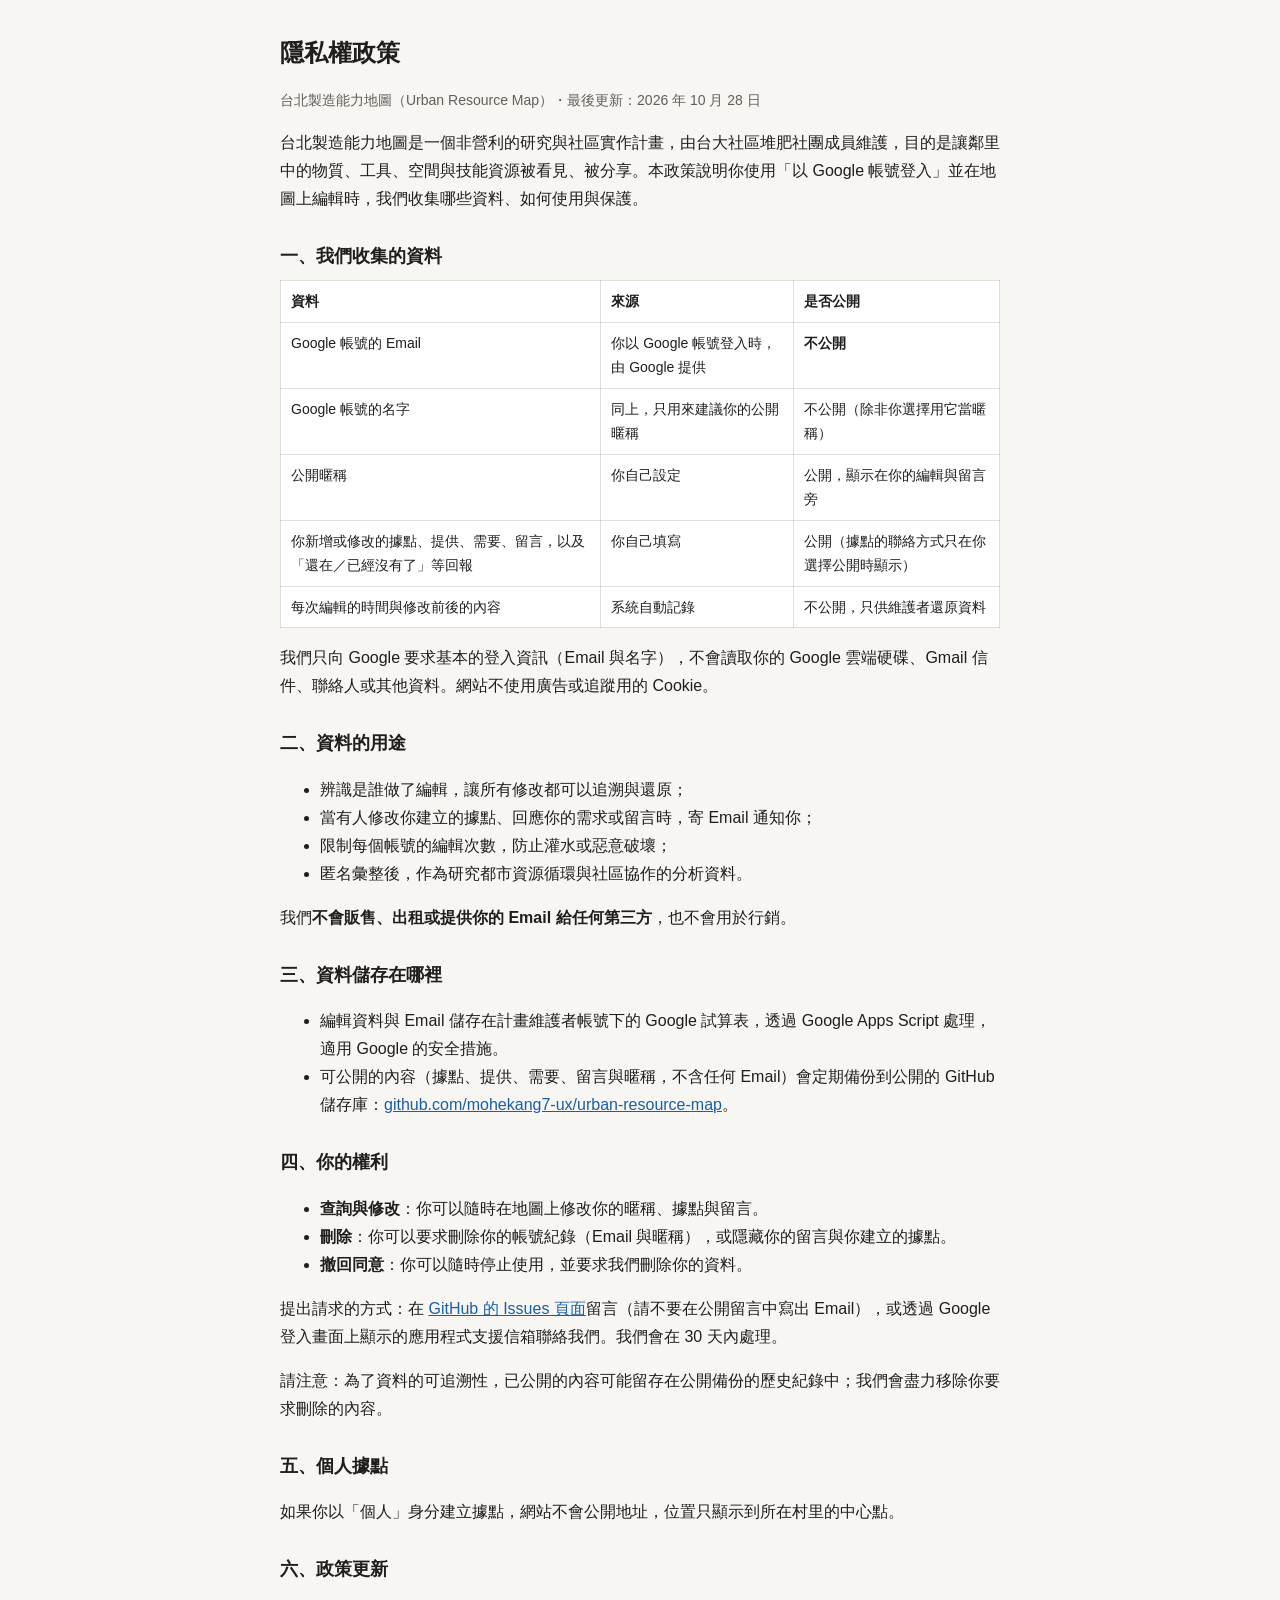
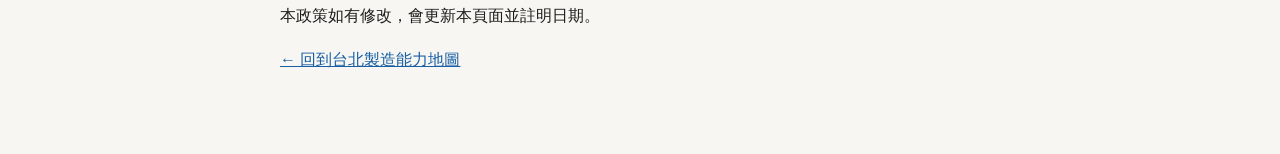
<file: site/privacy.html>
<!doctype html>
<html lang="zh-Hant">
<head>
  <meta charset="utf-8">
  <meta name="viewport" content="width=device-width, initial-scale=1">
  <title>隱私權政策｜台北製造能力地圖</title>
  <style>
    :root { --bg:#f7f6f2; --surface:#fff; --text:#1f1e1c; --text-2:#5f5e5a; --border:rgba(0,0,0,.12); --accent:#185fa5;
      --font:-apple-system,BlinkMacSystemFont,"PingFang TC","Noto Sans TC","Microsoft JhengHei",sans-serif; }
    body { margin:0; background:var(--bg); color:var(--text); font-family:var(--font); line-height:1.75; }
    main { max-width:720px; margin:0 auto; padding:32px 16px 64px; }
    h1 { font-size:24px; margin:0 0 4px; } h2 { font-size:18px; margin:28px 0 8px; }
    .sub { color:var(--text-2); font-size:14px; }
    table { width:100%; border-collapse:collapse; font-size:14px; background:var(--surface); }
    th, td { border:1px solid var(--border); padding:8px 10px; text-align:left; vertical-align:top; }
    a { color:var(--accent); }
  </style>
</head>
<body>
<main>
  <h1>隱私權政策</h1>
  <p class="sub">台北製造能力地圖（Urban Resource Map）・最後更新：2026 年 10 月 28 日</p>

  <p>台北製造能力地圖是一個非營利的研究與社區實作計畫，由台大社區堆肥社團成員維護，目的是讓鄰里中的物質、工具、空間與技能資源被看見、被分享。本政策說明你使用「以 Google 帳號登入」並在地圖上編輯時，我們收集哪些資料、如何使用與保護。</p>

  <h2>一、我們收集的資料</h2>
  <table>
    <tr><th>資料</th><th>來源</th><th>是否公開</th></tr>
    <tr><td>Google 帳號的 Email</td><td>你以 Google 帳號登入時，由 Google 提供</td><td><b>不公開</b></td></tr>
    <tr><td>Google 帳號的名字</td><td>同上，只用來建議你的公開暱稱</td><td>不公開（除非你選擇用它當暱稱）</td></tr>
    <tr><td>公開暱稱</td><td>你自己設定</td><td>公開，顯示在你的編輯與留言旁</td></tr>
    <tr><td>你新增或修改的據點、提供、需要、留言，以及「還在／已經沒有了」等回報</td><td>你自己填寫</td><td>公開（據點的聯絡方式只在你選擇公開時顯示）</td></tr>
    <tr><td>每次編輯的時間與修改前後的內容</td><td>系統自動記錄</td><td>不公開，只供維護者還原資料</td></tr>
  </table>
  <p>我們只向 Google 要求基本的登入資訊（Email 與名字），不會讀取你的 Google 雲端硬碟、Gmail 信件、聯絡人或其他資料。網站不使用廣告或追蹤用的 Cookie。</p>

  <h2>二、資料的用途</h2>
  <ul>
    <li>辨識是誰做了編輯，讓所有修改都可以追溯與還原；</li>
    <li>當有人修改你建立的據點、回應你的需求或留言時，寄 Email 通知你；</li>
    <li>限制每個帳號的編輯次數，防止灌水或惡意破壞；</li>
    <li>匿名彙整後，作為研究都市資源循環與社區協作的分析資料。</li>
  </ul>
  <p>我們<b>不會販售、出租或提供你的 Email 給任何第三方</b>，也不會用於行銷。</p>

  <h2>三、資料儲存在哪裡</h2>
  <ul>
    <li>編輯資料與 Email 儲存在計畫維護者帳號下的 Google 試算表，透過 Google Apps Script 處理，適用 Google 的安全措施。</li>
    <li>可公開的內容（據點、提供、需要、留言與暱稱，不含任何 Email）會定期備份到公開的 GitHub 儲存庫：<a href="https://github.com/mohekang7-ux/urban-resource-map">github.com/mohekang7-ux/urban-resource-map</a>。</li>
  </ul>

  <h2>四、你的權利</h2>
  <ul>
    <li><b>查詢與修改</b>：你可以隨時在地圖上修改你的暱稱、據點與留言。</li>
    <li><b>刪除</b>：你可以要求刪除你的帳號紀錄（Email 與暱稱），或隱藏你的留言與你建立的據點。</li>
    <li><b>撤回同意</b>：你可以隨時停止使用，並要求我們刪除你的資料。</li>
  </ul>
  <p>提出請求的方式：在 <a href="https://github.com/mohekang7-ux/urban-resource-map/issues">GitHub 的 Issues 頁面</a>留言（請不要在公開留言中寫出 Email），或透過 Google 登入畫面上顯示的應用程式支援信箱聯絡我們。我們會在 30 天內處理。</p>
  <p>請注意：為了資料的可追溯性，已公開的內容可能留存在公開備份的歷史紀錄中；我們會盡力移除你要求刪除的內容。</p>

  <h2>五、個人據點</h2>
  <p>如果你以「個人」身分建立據點，網站不會公開地址，位置只顯示到所在村里的中心點。</p>

  <h2>六、政策更新</h2>
  <p>本政策如有修改，會更新本頁面並註明日期。</p>

  <p><a href="./">← 回到台北製造能力地圖</a></p>
</main>
</body>
</html>
</file>
